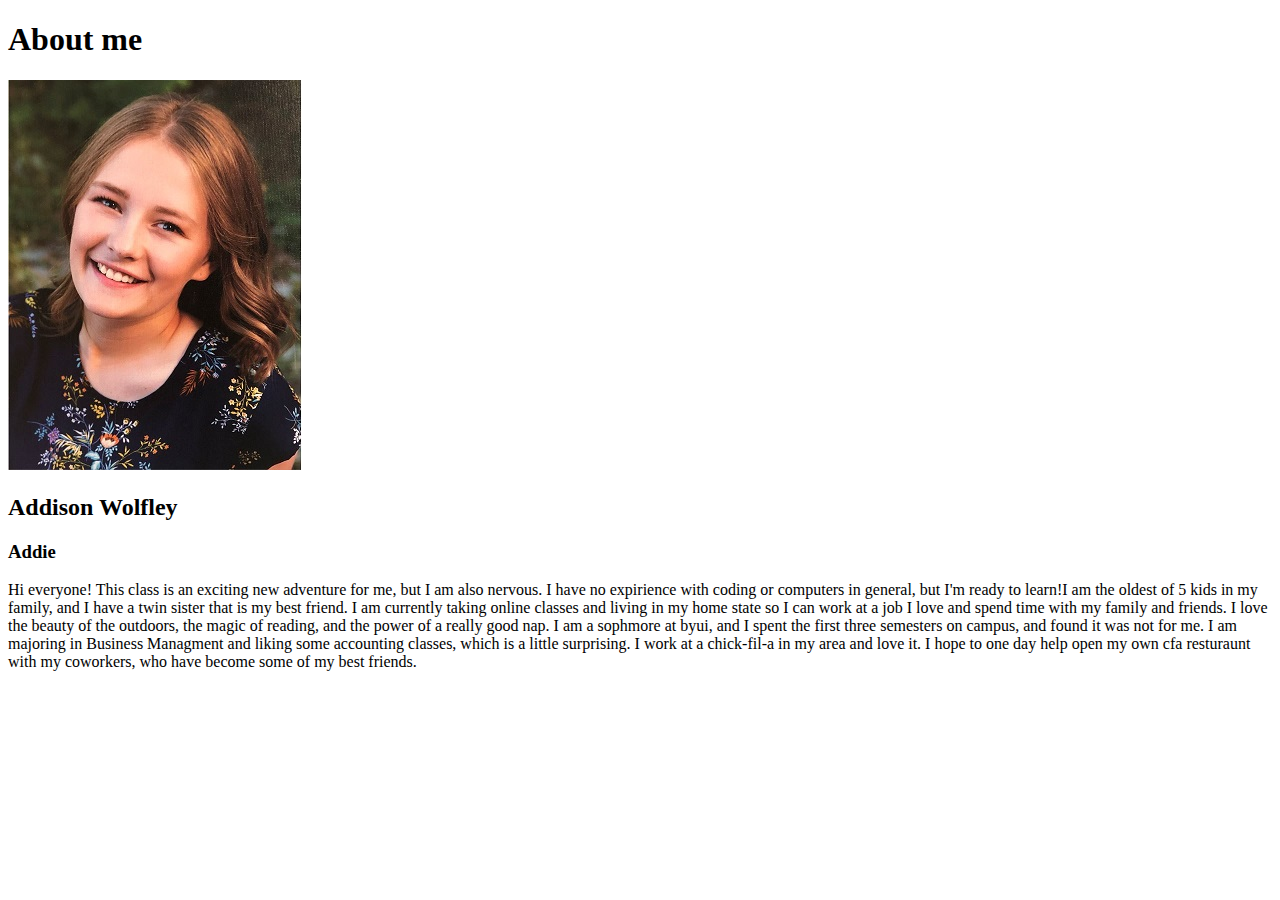
<file: aboutme/index.html>
<!DOCTYPE html>
<html lang="en">

<head>
    <meta charset="UTF-8">
    <meta http-equiv="X-UA-Compatible" content="IE=edge">
    <meta name="viewport" content="width=device-width, initial-scale=1.0">
    <title>All About Me</title>
</head>

<body> 
 
    <h1>About me</h1>
    <img alt="Image of me" src="images/Capture.JPG">
    
    <h2>Addison Wolfley</h2>
    <h3>Addie</h3>
    <p1>Hi everyone! This class is an exciting new adventure for me, but I am also nervous. I have no expirience with coding or computers in general,
        but I'm ready to learn!I am the oldest of 5 kids in my family, and I have a twin sister that is my best friend. I am currently taking online
        classes and living in my home state so I can work at a job I love and spend time with my family and friends. I love the beauty of the outdoors, 
        the magic of reading, and the power of a really good nap.</p1>
    
 </bodyp1>  
 <bodyp2>I am a sophmore at byui, and I spent the first three semesters on campus, and 
    found it was not for me. I am majoring in Business Managment and liking some accounting 
    classes, which is a little surprising. I work at a chick-fil-a in my area and love it. 
    I hope to one day help open my own cfa resturaunt with my coworkers, who have become 
    some of my best friends.</bodyp2>  

</body>



</html>
</file>
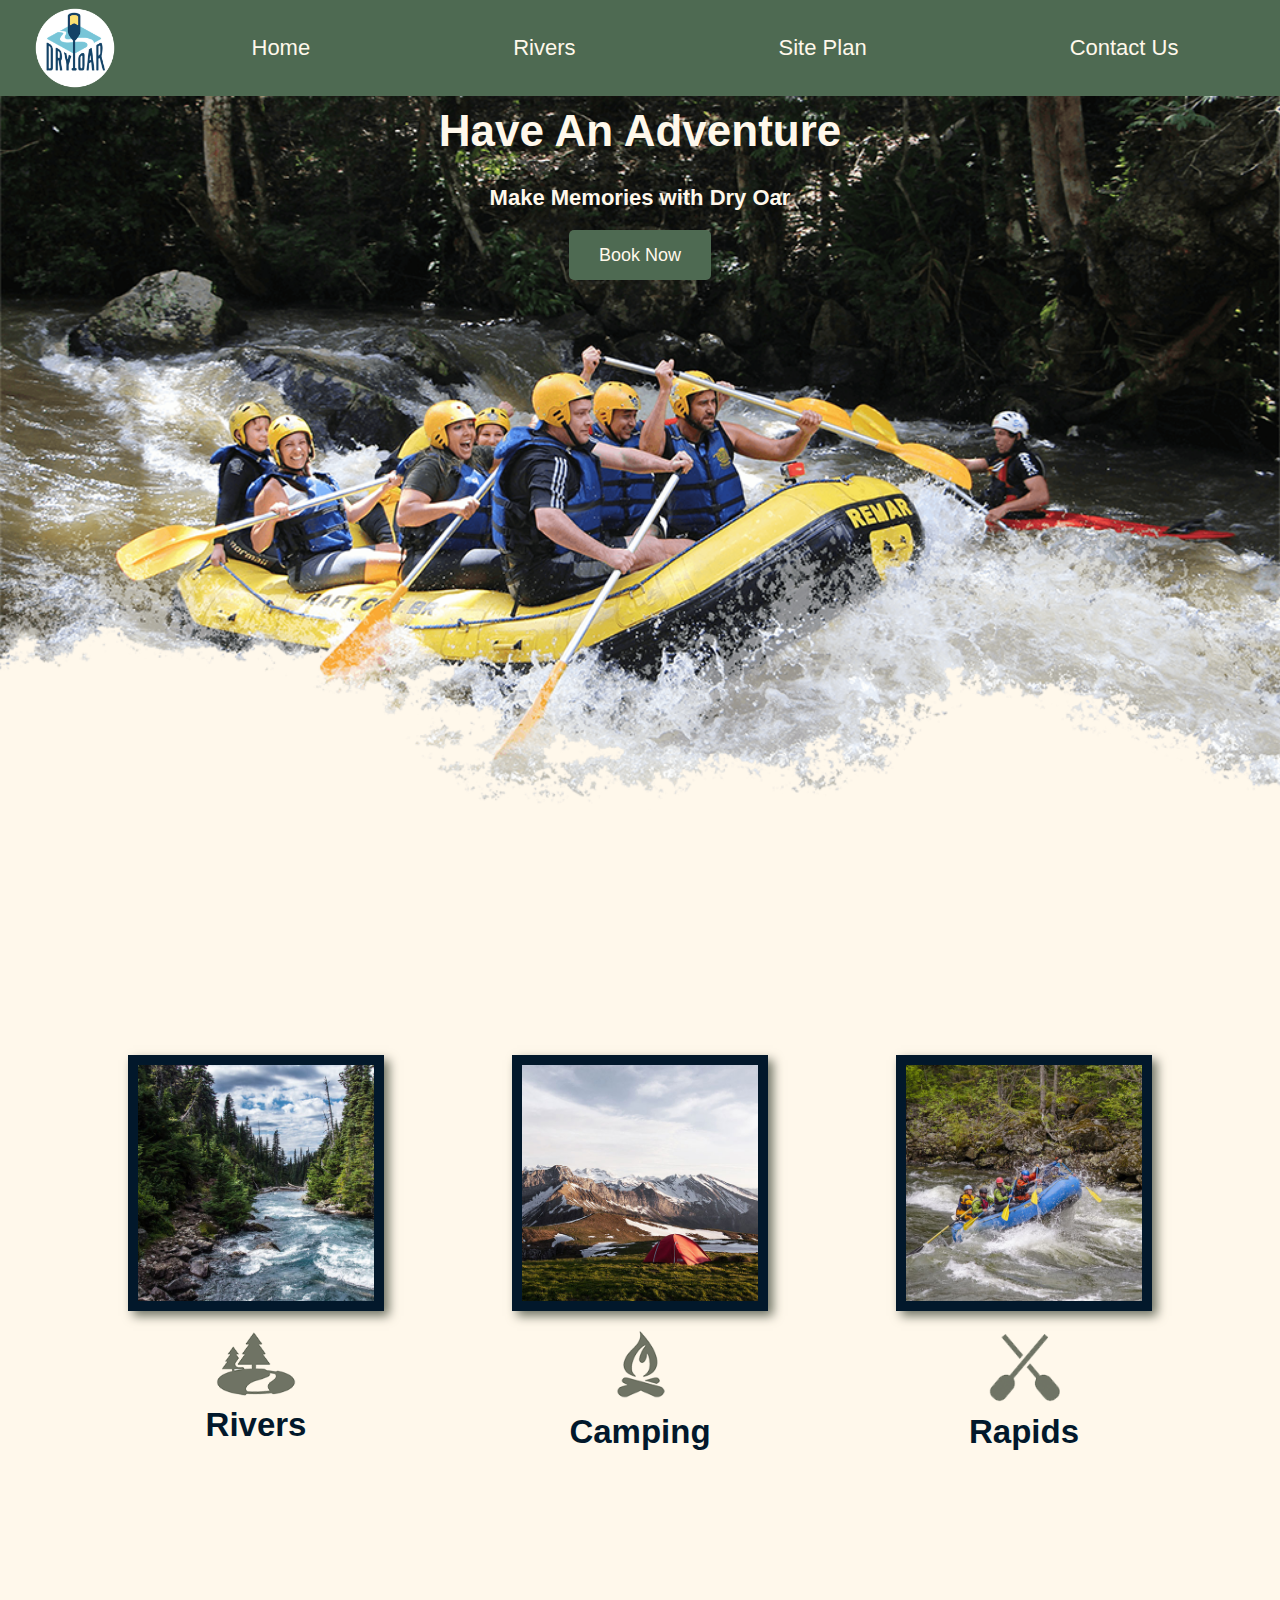
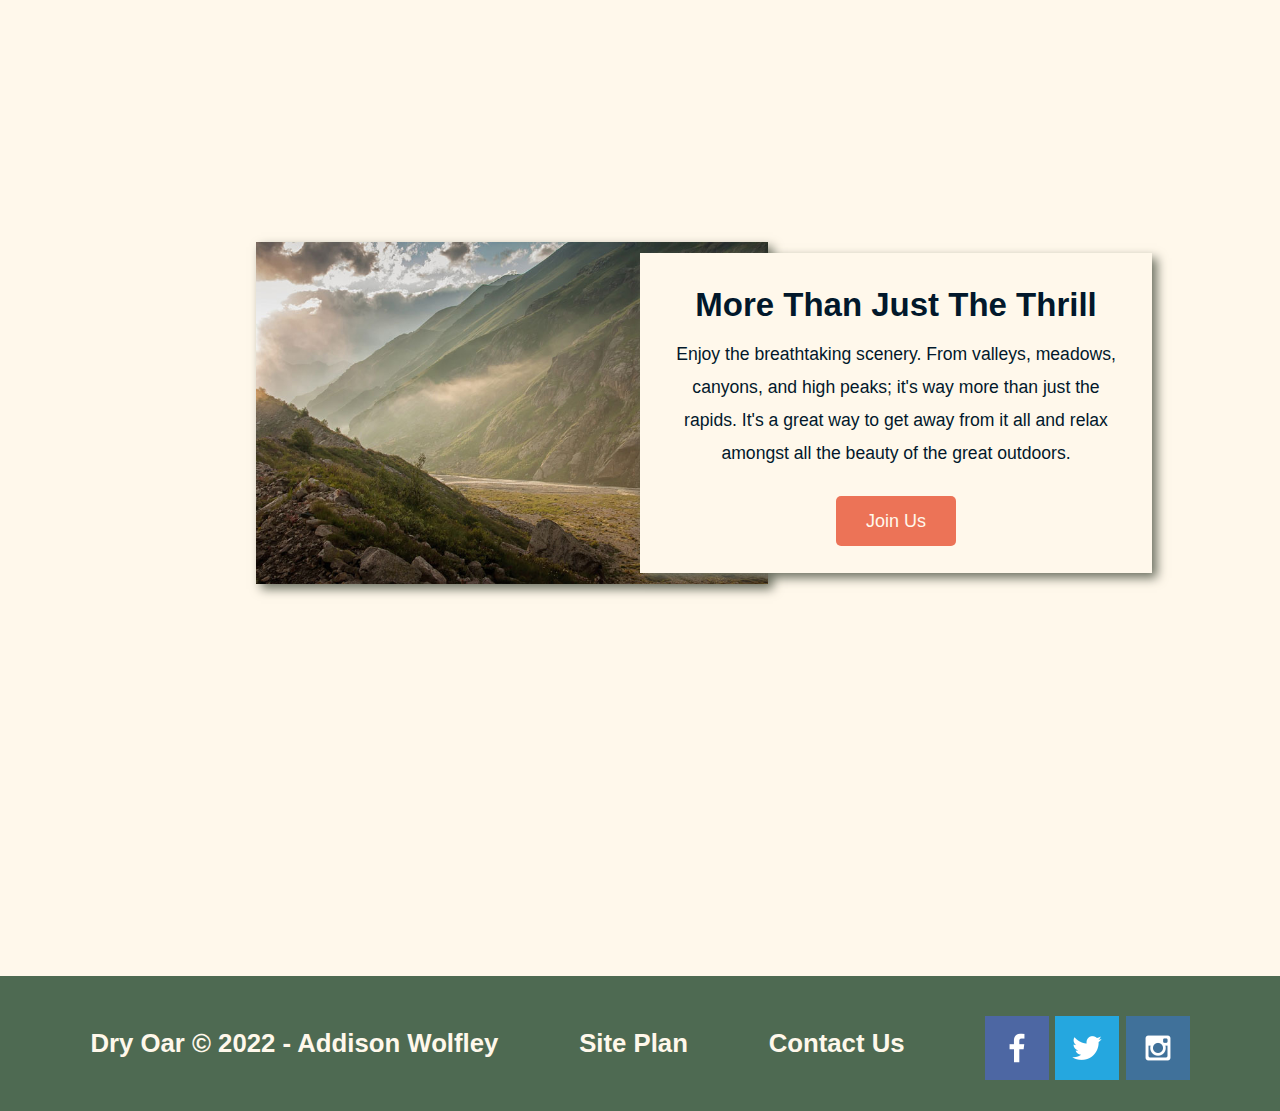
<file: wwr/index.html>
<!DOCTYPE html>
<html lang="en">
<head>
    <meta charset="UTF-8">
    <meta http-equiv="X-UA-Compatible" content="IE=edge">
    <meta name="viewport" content="width=device-width, initial-scale=1.0">
<title>Whitewater Rafting Vacations | Dry Oar Boating | Home</title>
<link rel="stylesheet" href="styles/style.css">
</head>
<body><div id="content">
<header>
 <a id="logo_link" href="index.html">
<img class="logo" src="images/wwrlogo.png" alt="Dry Oar Logo">
</a>
<nav>
    <a href="index.html">Home</a>
    <a href="rivers.html">Rivers</a>
    <a href="site-plan-rafting.html">Site Plan</a>
    <a href="contactus.html">Contact Us</a>
    </nav>
</header>
<div id="hero">
    <div id="hero-box">
        <img id="hero-img" src="images/wddhero.png" alt="People enjoying white water rafting">
    </div>
    <section id="hero-msg">
        <h1 class="home-title">Have An Adventure</h1>
        <h4>Make Memories with Dry Oar </h4>
        <div class='button-box'>
            <a class='book' href="rates.html">Book Now</a>
        </div>
    </section>
</div>
    <main class="home-grid">
        <section class="rivers-card">
            <img class="card-img" src="images/wddrivers.jpg" alt="river in forest">
            <img class="icon" src="images/wddriver_icon.png" alt="river icon">
            <h2>Rivers</h2>
        </section>
        <section class="camping-card">
            <img class="card-img" src="images/wddcamping.jpg" alt="tent in mountains">
            <img class="icon" src="images/wddfire_icon.png" alt="fire icon">
            <h2>Camping</h2>
        </section>
        <section class="rapids-card">
            <img class="card-img" src="images/wddrapids.jpg" alt="rafting boat">
            <img class="icon" src="images/wddoars.png" alt="oars icon">
            <h2>Rapids</h2>
        </section>
        <div id="background"></div> 
        <img class="mountains" src="images/wddmountains.jpg" alt="Misty mountains">
        <section class="msg">
            <h2>More Than Just The Thrill</h2>
            <p>Enjoy the breathtaking scenery. From valleys, meadows, canyons, and high peaks; it's way more than just the rapids. It's a great way to get away from it all and relax amongst all the beauty of the great outdoors. </p>
            <a class='join' href="rivers.html">Join Us</a>
        </section>
    </main>
<footer>
    <h3>Dry Oar &copy; 2022 - Addison Wolfley</h3>
    <h3><a href="site-plan-rafting.html">Site Plan</a></h3>
    <h3><a href="contactus.html">Contact Us</a></h3>
    <div class="social">
        <a href="https://facebook.com" target="_blank">
            <img src="images/wddfacebook.png" alt="fb icon">
        </a>
        <a href="https://twitter.com" target="_blank">
            <img src="images/wddtwitter.png" alt="twitter icon">
        </a>
        <a href="https://instagram.com" target="_blank">
            <img src="images/wddinstagram.png" alt="instagram icon">
        </a>
    </div>
</footer>
</div>    
</body>
</html>
</file>
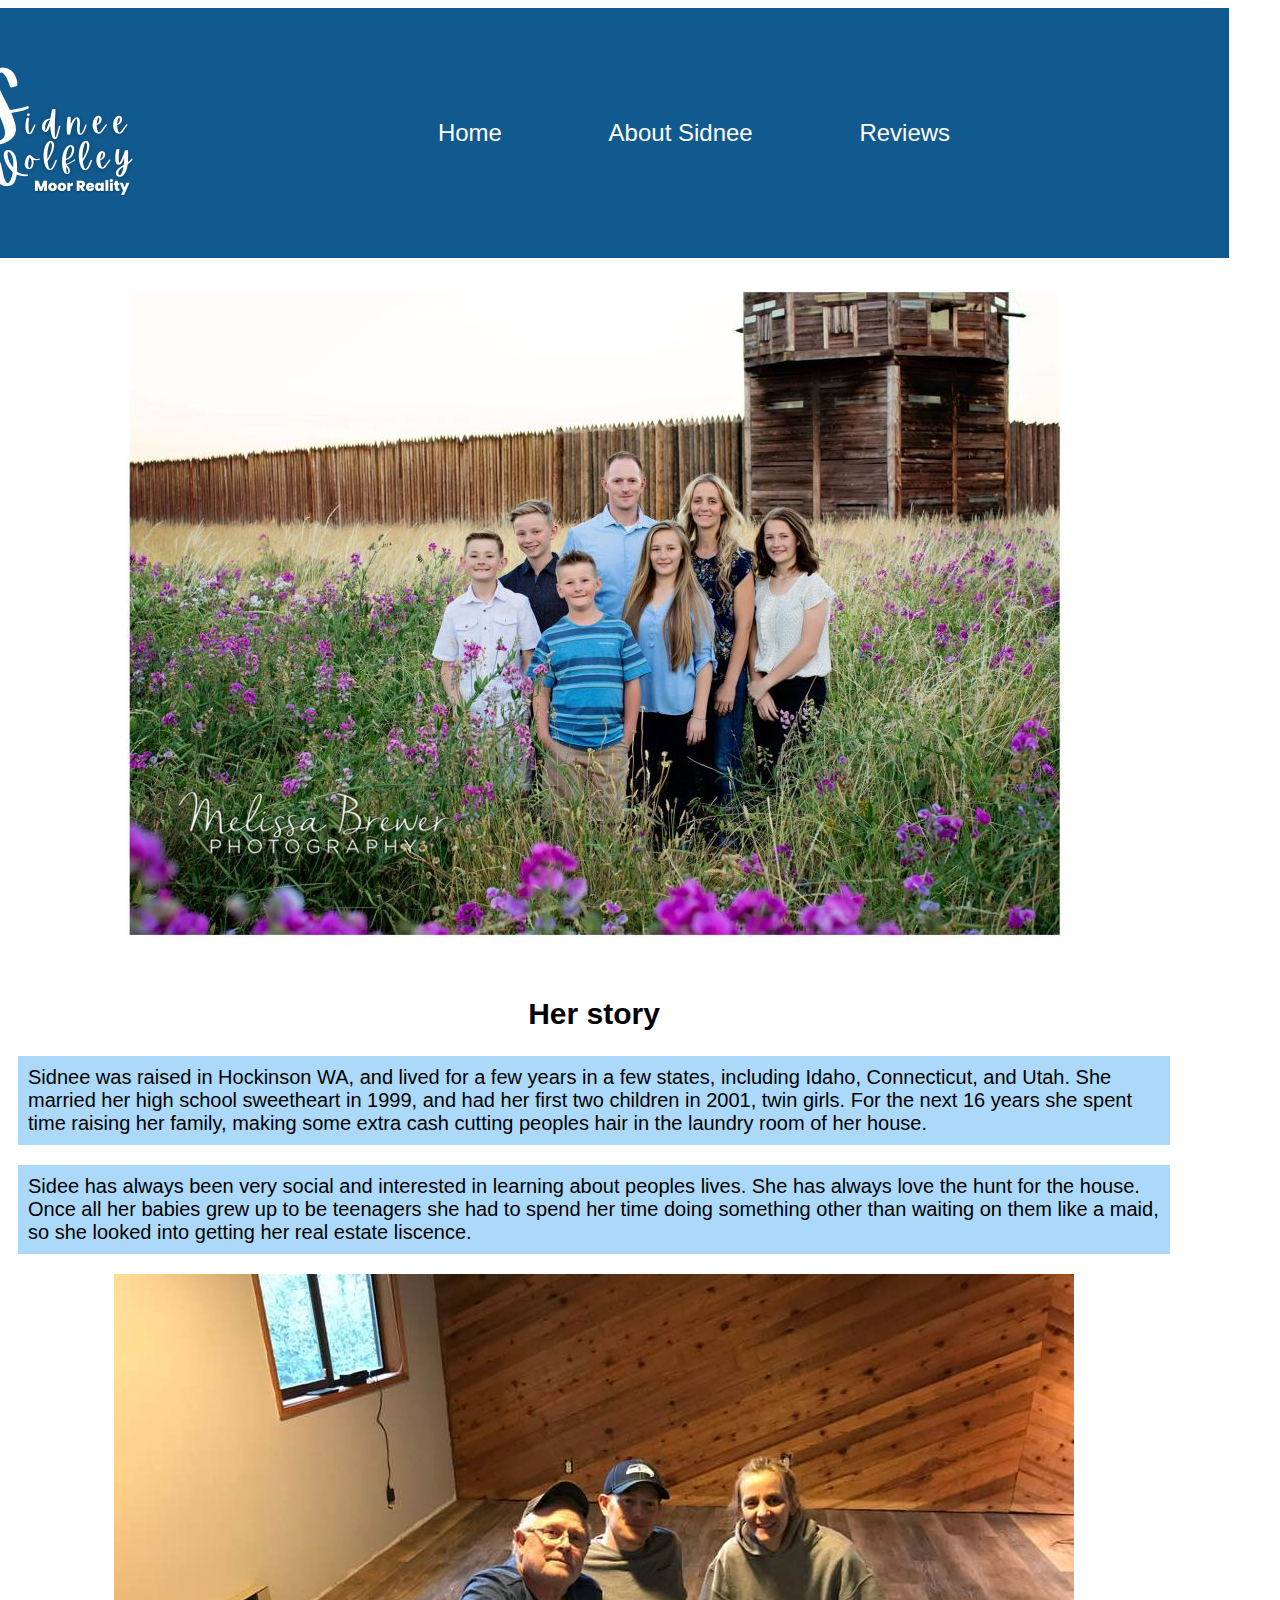
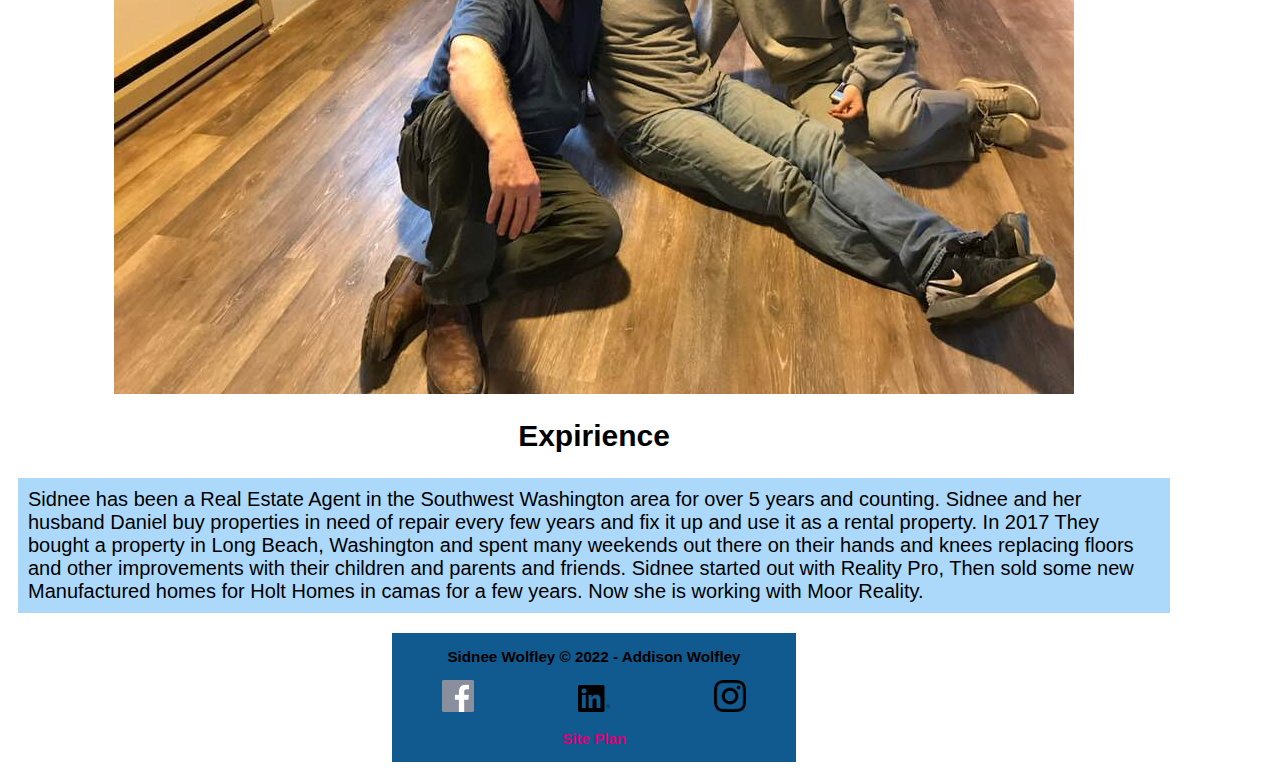
<file: homes/homesp2.html>
<!DOCTYPE html>
<html lang="en">
<head>
    <meta charset="UTF-8">
    <meta http-equiv="X-UA-Compatible" content="IE=edge">
    <meta name="viewport" content="width=device-width, initial-scale=1.0">
    <title>About Page</title>
    <link rel="stylesheet" href="styles/style.css">
</head>
<header>
    <img src="images/sid-logo.png" alt="Logo image"
    width="250"
    height="250">
    <nav>
       <a href="homes.html">Home</a>
        <a href="homesp2.html">About Sidnee</a>
        <a href="homesp3.html">Reviews</a>
    </nav>
</header>
<body>
    <main class="life">
        <img src="images/homes.family.jpg" alt="sid family">
<h2>Her story</h2>
<p>Sidnee was raised in Hockinson WA, and lived for a few years in a few states, including Idaho, Connecticut, and Utah. She married her high school sweetheart in 1999, and had her first two children in 2001, twin girls. For the next 16 years she spent time raising her family, making some extra cash cutting peoples hair in the laundry room of her house.</p>
<p>Sidee has always been very social and interested in learning about peoples lives. She has always love the hunt for the house. Once all her babies grew up to be teenagers she had to spend her time doing something other than waiting on them like a maid, so she looked into getting her real estate liscence.</p>
<img src="images/homes.floors.jpg" alt="house reno">
<h2>Expirience</h2>
<p>Sidnee has been a Real Estate Agent in the Southwest Washington area for over 5 years and counting. Sidnee and her husband Daniel buy properties in need of repair every few years and fix it up and use it as a rental property. In 2017 They bought a property in Long Beach, Washington and spent many weekends out there on their hands and knees replacing floors and other improvements with their children and parents and friends. 
 Sidnee started out with Reality Pro, Then sold some new Manufactured homes for Holt Homes in camas for a few years. Now she is working with Moor Reality.</p>
    </main>
<footer>
    <h3>Sidnee Wolfley &copy; 2022 - Addison Wolfley</h3>
    <div class="social">
        <a href="https://facebook.com/RealEstatewithSidnee/" target="_blank">
            <img src="images/sidfacebook.png" alt="fb icon">
        </a>
        <a href="https://www.linkedin.com/in/sidnee-wolfley-722685a4/" target="_blank">
            <img src="images/sidlinkedin.png" alt="twitter icon">
        </a>
        <a href="https://www.instagram.com/sidwolfley/" target="_blank">
            <img src="images/sidinstagram.png" alt="instagram icon">
        </a>
    </div>
    <h3><a href="site-plan.html">Site Plan</a></h3>
</footer>
</body>
</html>
</file>
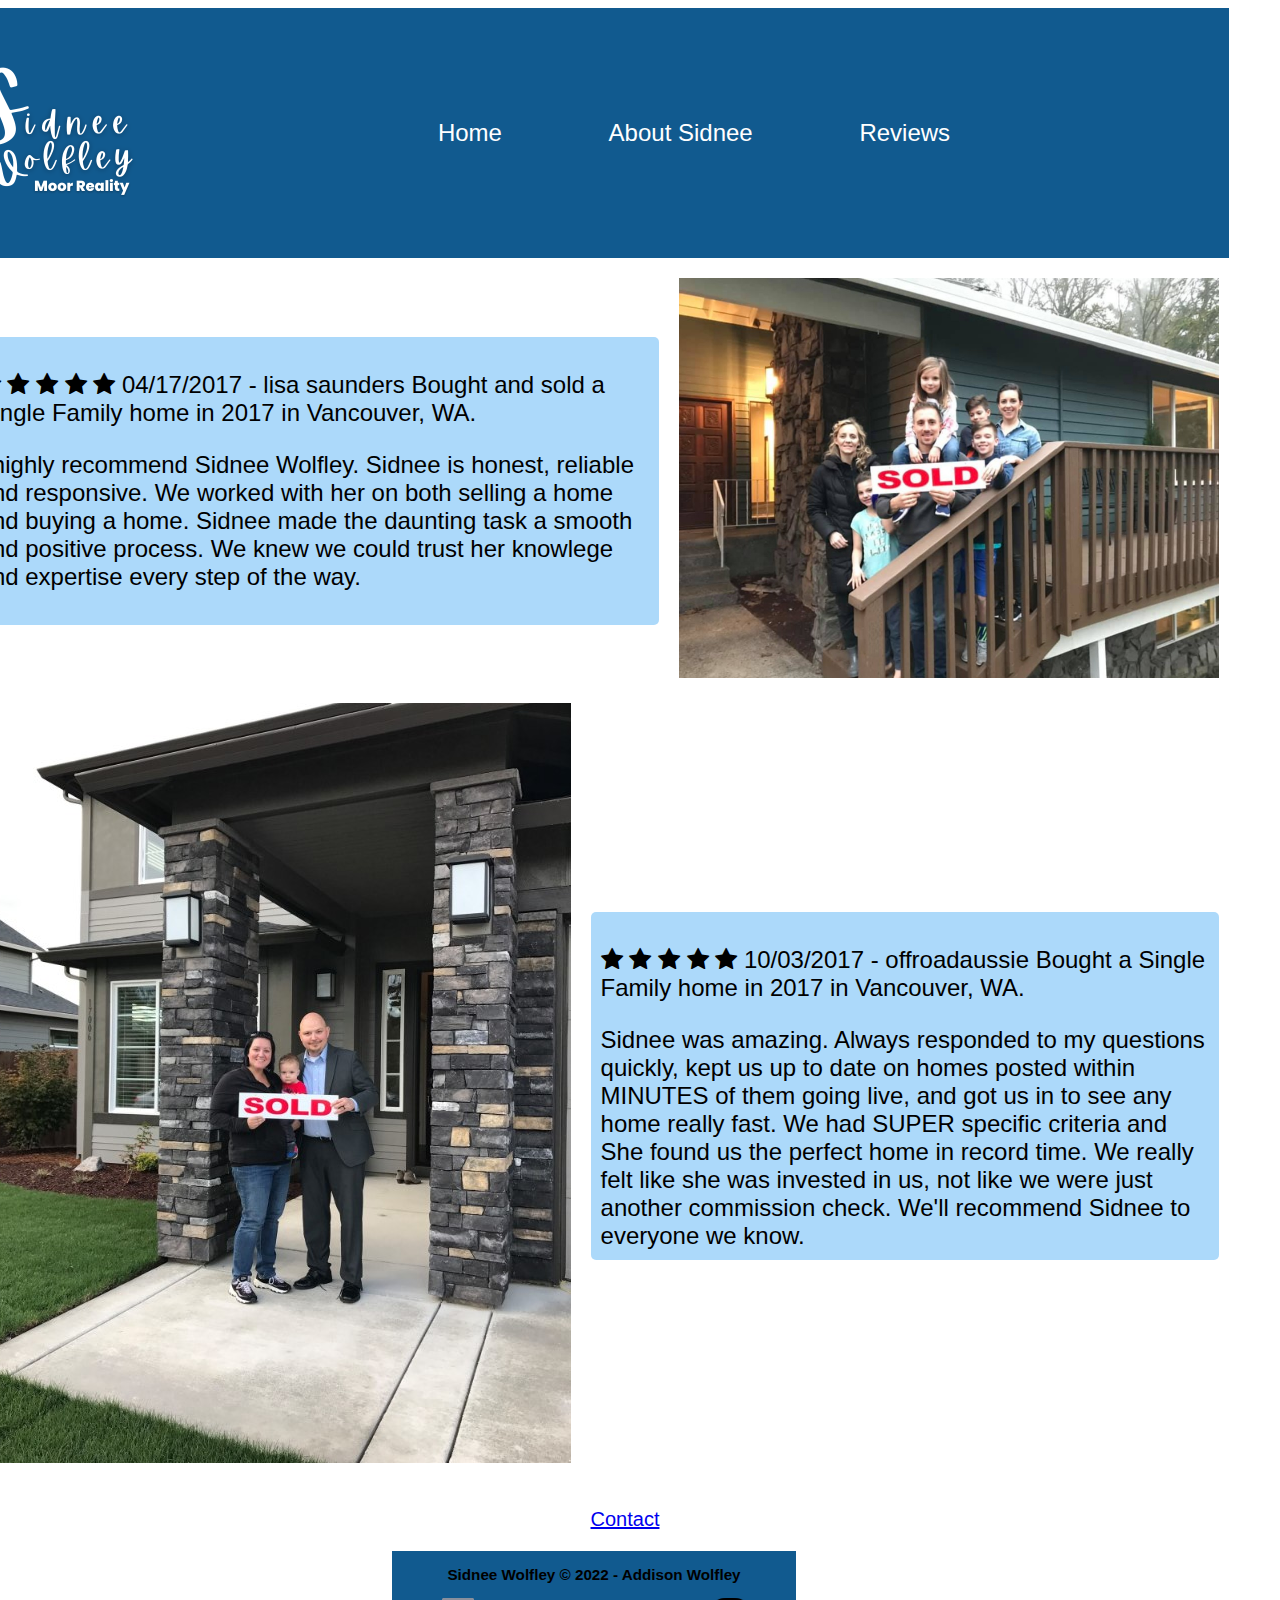
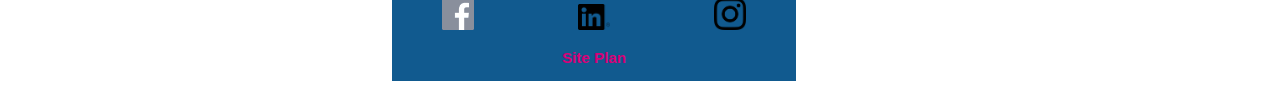
<file: homes/homesp3.html>
<!DOCTYPE html>
<html lang="en">
<head>
    <meta charset="UTF-8">
    <meta http-equiv="X-UA-Compatible" content="IE=edge">
    <meta name="viewport" content="width=device-width, initial-scale=1.0">
    <title>Document</title>
    <link rel="stylesheet" href="styles/style.css">
</head>
<header>
    <img src="images/sid-logo.png" alt="Logo image"
    width="250"
    height="250">
    <nav>
       <a href="homes.html">Home</a>
        <a href="homesp2.html">About Sidnee</a>
        <a href="homesp3.html">Reviews</a>
    </nav>
</header>
<body>
    <main class="review-grid">
        <div class="megan">
            <img src="images/Screenshot 2022-06-29 104613.jpg" alt="Megan house sold" width="540">
        </div>
        <div class="quote-one">
            <p> <link rel="stylesheet" href="https://cdnjs.cloudflare.com/ajax/libs/font-awesome/4.7.0/css/font-awesome.min.css">

                <span class="fa fa-star checked"></span>
                <span class="fa fa-star checked"></span>
                <span class="fa fa-star checked"></span>
                <span class="fa fa-star checked"></span>
                <span class="fa fa-star checked"></span>
                04/17/2017 - lisa saunders
                Bought and sold a Single Family home in 2017 in Vancouver, WA.  
                <section>
                    I highly recommend Sidnee Wolfley.  Sidnee is honest, reliable and responsive.  We worked with her on both selling a home and buying a home.  Sidnee made the daunting task a smooth and positive process.  We knew we could trust her knowlege and expertise every step of the way.
                </section> 
            </p>
        </div>
        <div class="saunders">
            <img src="images/Screenshot 2022-06-29 104705.jpg" alt="Saunders House sold">
        </div>
        <div class="quote-two">
            <p>
                <link rel="stylesheet" href="https://cdnjs.cloudflare.com/ajax/libs/font-awesome/4.7.0/css/font-awesome.min.css">

                <span class="fa fa-star checked"></span>
                <span class="fa fa-star checked"></span>
                <span class="fa fa-star checked"></span>
                <span class="fa fa-star checked"></span>
                <span class="fa fa-star checked"></span>
                10/03/2017 - offroadaussie Bought a Single Family home in 2017 in Vancouver, WA.
                <section> 
                Sidnee was amazing. Always responded to my questions quickly, kept us up to date on homes posted within MINUTES of them going live, and got us in to see any home really fast. We had SUPER specific criteria and She found us the perfect home in record time. We really felt like she was invested in us, not like we were just another commission check. We'll recommend Sidnee to everyone we know.
        </section>
    </div>
        <div class="contact">
            <a href="https://forms.gle/VFWspx7GvZZpcUxV8">Contact</a>
        </div>
 </main>

<footer>
    <h3>Sidnee Wolfley &copy; 2022 - Addison Wolfley</h3>
    <div class="social">
        <a href="https://facebook.com/RealEstatewithSidnee/" target="_blank">
            <img src="images/sidfacebook.png" alt="fb icon">
        </a>
        <a href="https://www.linkedin.com/in/sidnee-wolfley-722685a4/" target="_blank">
            <img src="images/sidlinkedin.png" alt="twitter icon">
        </a>
        <a href="https://www.instagram.com/sidwolfley/" target="_blank">
            <img src="images/sidinstagram.png" alt="instagram icon">
        </a>
    </div>
    <h3><a href="site-plan.html">Site Plan</a></h3>
</footer>
</body>
</html>
</file>
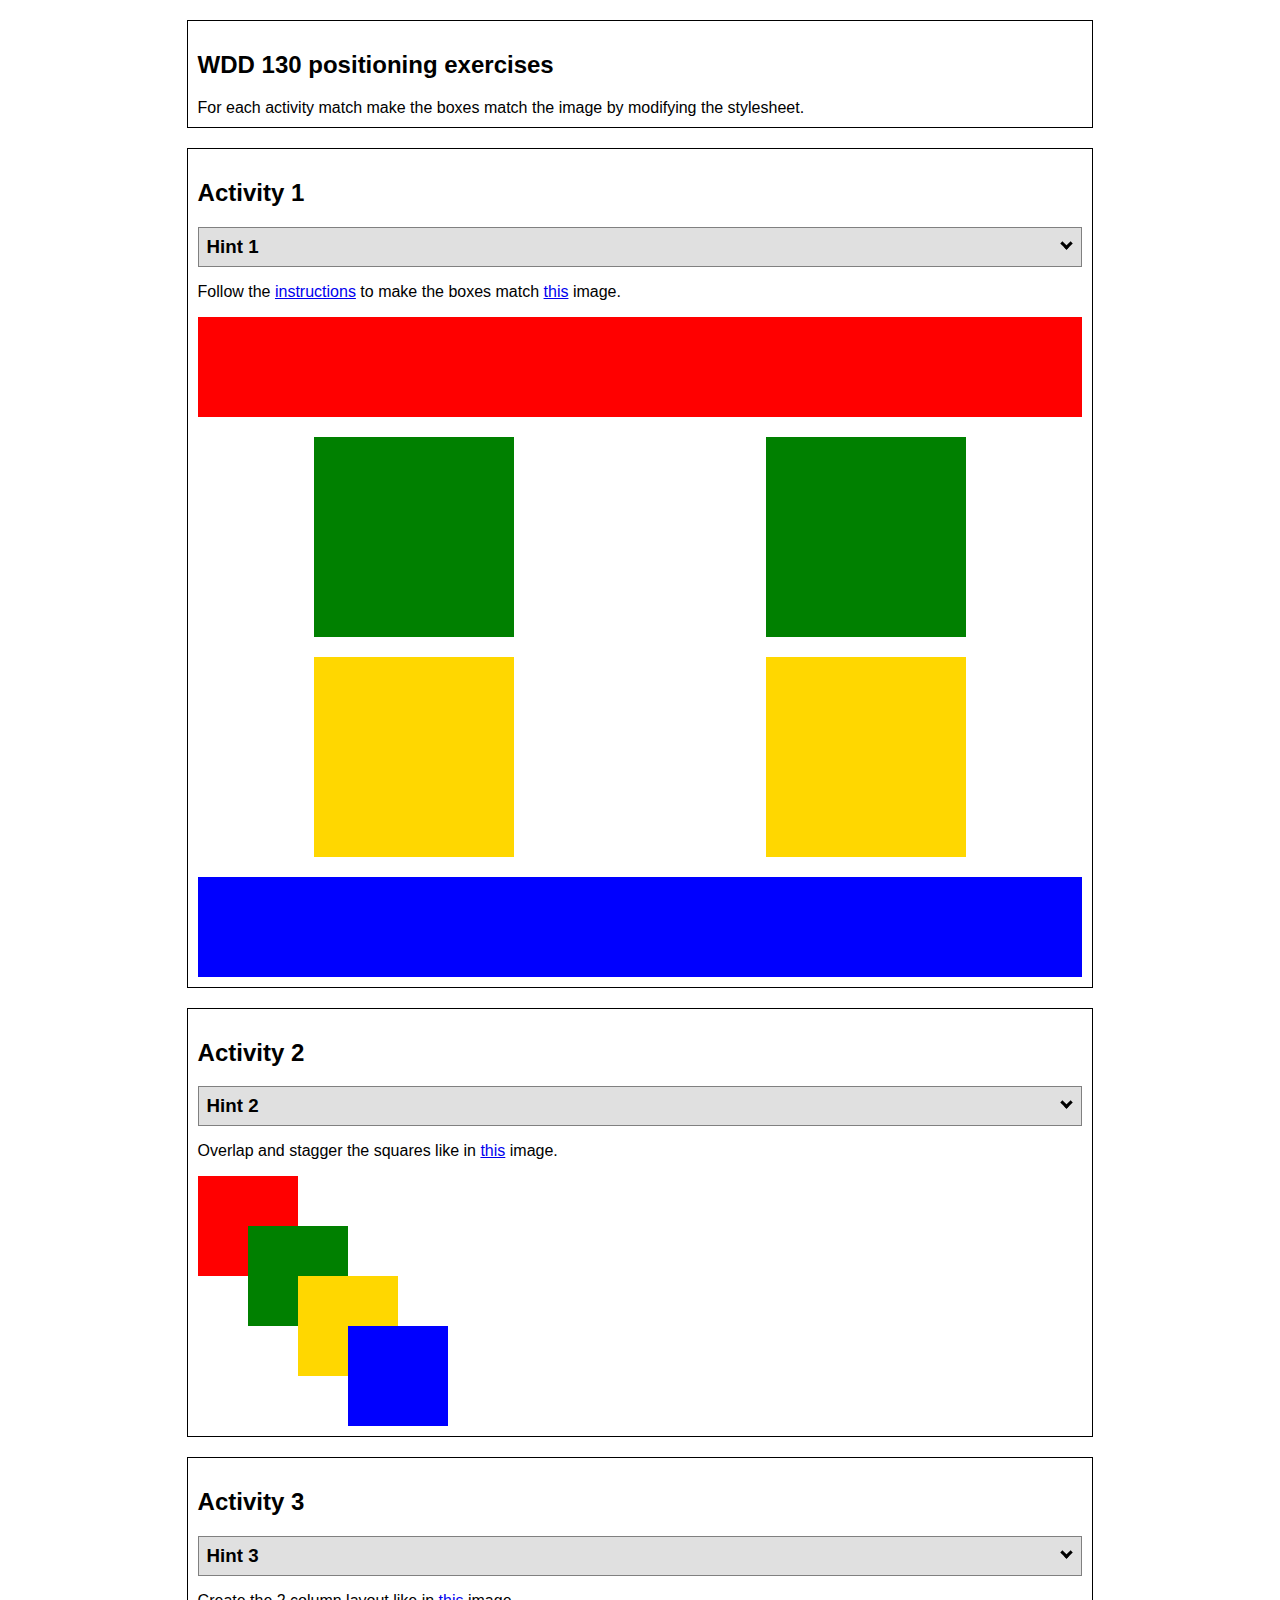
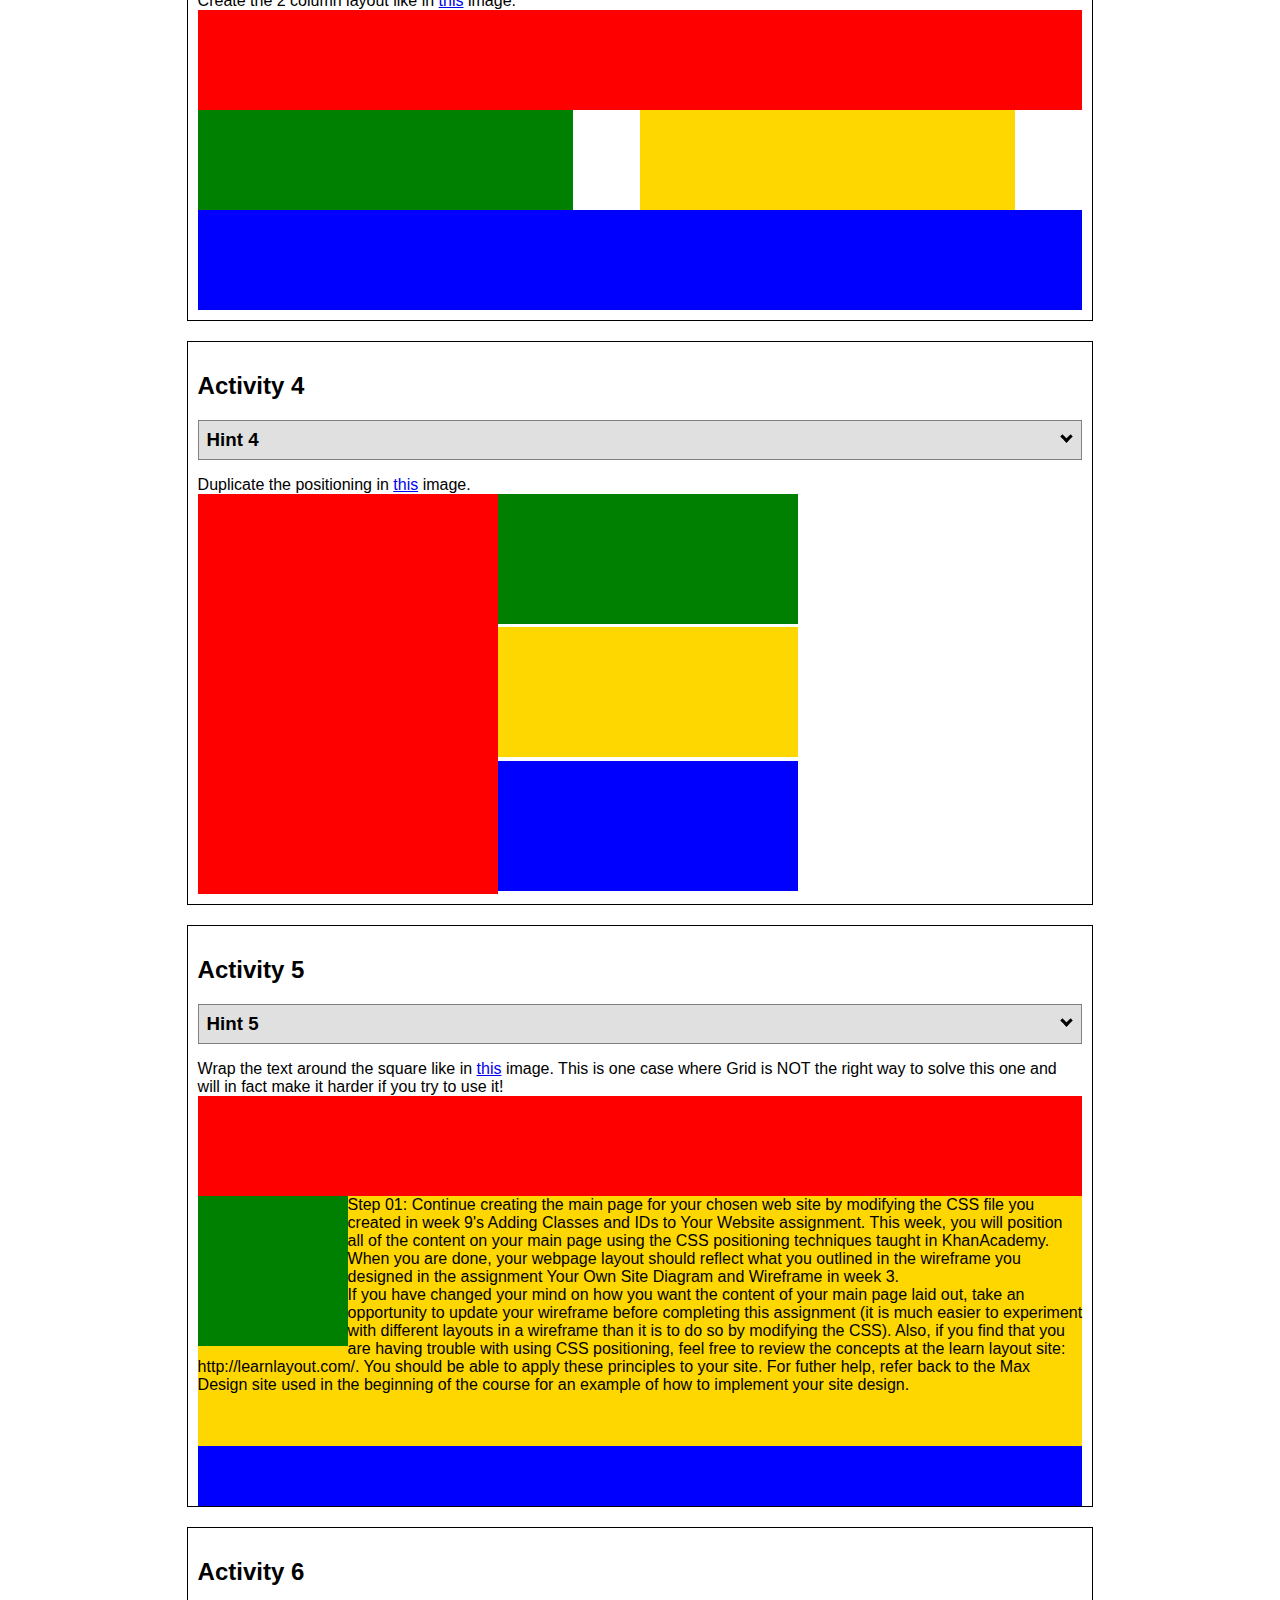
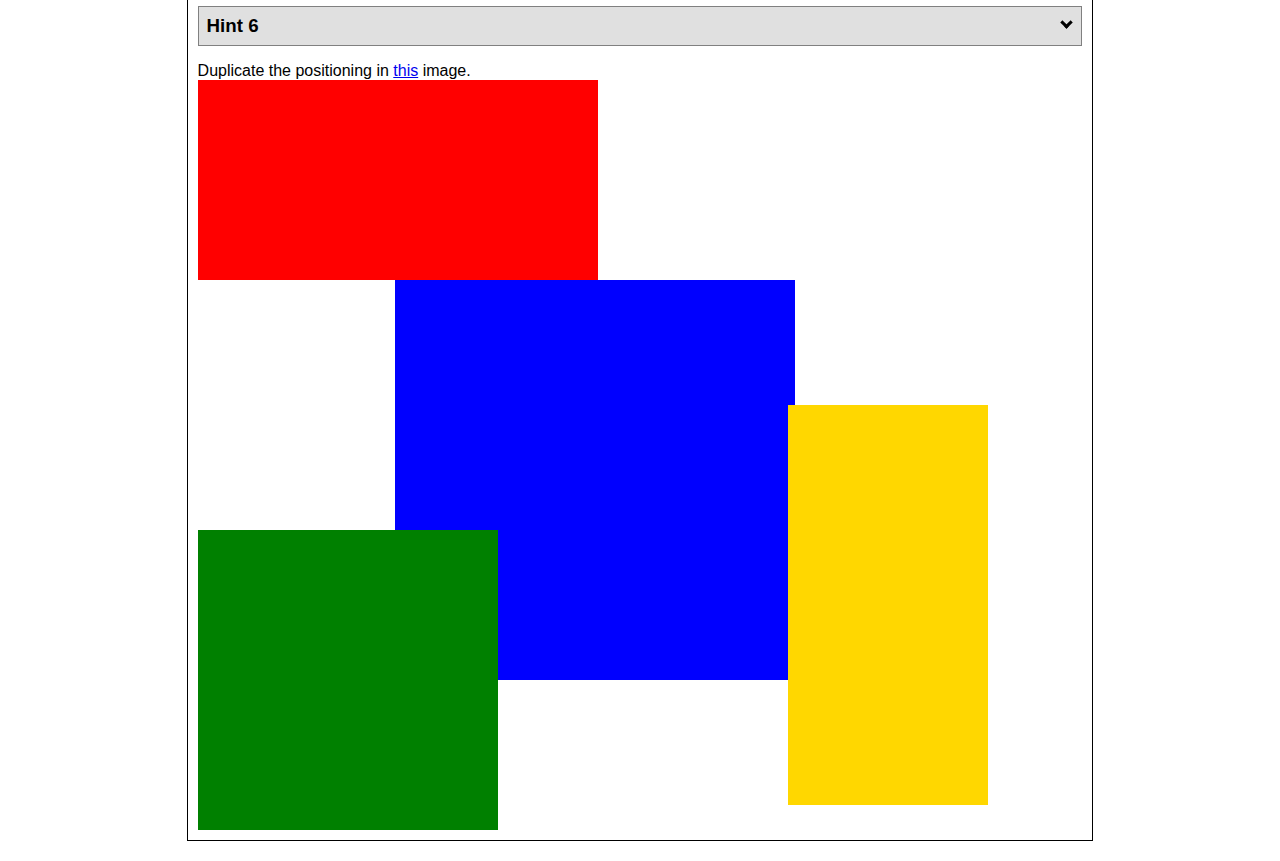
<file: W06/positioning.html>
<!DOCTYPE html>
<html lang="en">
  <head>
    <!-- HTML - Name: positioning.html   -->
    <title>Positioning Activity</title>
    <link rel="stylesheet" type="text/css" href="positionstyles.css" />
  </head>
  <body>
    <div class="activity">
      <h2>WDD 130 positioning exercises</h2>
      For each activity match make the boxes match the image by modifying the stylesheet.</div>
    <div class="activity">
      <h2>Activity 1</h2>
      <section class="hint"><input type="checkbox" ><i></i> <h3>Hint 1</h3><div><p>Check out the <a href="https://byui-wdd.github.io/wdd130/activities/w06-css-positioning.html" target="_blank">activity instructions</a> in Ilearn!</p></div></section>
      <p>Follow the <a href="https://byui-wdd.github.io/wdd130/activities/w06-css-positioning.html" target="_blank">instructions</a> to make the boxes match  <a href="https://byui-wdd.github.io/wdd130/images/example1.png" target="_blank">this</a> image.</p>
      <div class="content1" >
        <div class="red1" ></div>
        <div class="green1" ></div>
        <div class="green1" ></div>
        <div class="yellow1"></div>
        <div class="yellow1"></div>
        <div class="blue1"></div>
      </div>
    </div>
    <div class="activity">
      <h2>Activity 2</h2>
      <section class="hint"><input type="checkbox" > <h3>Hint 2</h3><i></i><div><p>Remember that the best way to shift elements around slightly on the page is with Margins.  You could also use Grid.  Either would work for this. If you choose margin, you can use a <em>negative</em> margin. (ie margin-top: -20px;)</p><h4>Properties used:</h4><ul><li>margin-top, margin-left</li><li>...or...</li><li>grid-template-columns: 50px 50px 50px 50px 50px </li></ul></div></section>
      <p>Overlap and stagger the squares like in <a href="https://byui-wdd.github.io/wdd130/images/example2.png" target="_blank">this</a> image.</p>
      <div class="content2" >
        <div class="red2" ></div>
        <div class="green2" ></div>
        <div class="yellow2"></div>
        <div class="blue2"></div>
      </div>
    </div>
    <div class="activity">
      <h2>Activity 3</h2>
      <section class="hint"><input type="checkbox" > <h3>Hint 3</h3><i></i><div><p>This one is going to be best solved with CSS Grid. Remember to make the boxes the right width first...then start moving them around. </p><h4>Properties used:</h4><ul><li>display:grid;</li><li>grid-template-columns:</li><li>grid-column-gap:</li>
        <li>grid-column:</li>  </ul></div></section>
      Create the 2 column layout like in <a href="https://byui-wdd.github.io/wdd130/images/example3.png" target="_blank">this</a>  image.
      <div class="content3" >
        <div class="red3" ></div>
        <div class="green3" ></div>
        <div class="yellow3"></div>
        <div class="blue3"></div>
      </div>
    </div>
    <div class="activity">
      <h2>Activity 4</h2>
      <section class="hint"><input type="checkbox" > <h3>Hint 4</h3><i></i><div><p>For the others we have been primarily concerned with width. For this one you will need to adjust height as well. </p><h4>Properties used:</h4><ul><li>display:grid;</li><li>grid-template-columns:</li><li>grid-row:</li></ul></div></section>
      Duplicate the positioning in <a href="https://byui-wdd.github.io/wdd130/images/example4.png" target="_blank">this</a> image. 
      <div class="content4" >
        <div class="red4" ></div>
        <div class="green4" ></div>
        <div class="yellow4"></div>
        <div class="blue4"></div>
      </div>
    </div>

    <div class="activity">
      <h2>Activity 5</h2>
      <section class="hint"><input type="checkbox" > <h3>Hint 5</h3><i></i><div><p>Grid is <strong>not</strong> the right way to do this.  In fact there is only one way to really do that...and that is with float. Remember that we float the thing we want the text to wrap around.  Also remember to start by making all the shapes the right size and shape.</p><h4>Properties used:</h4><ul><li>float: left;</li></ul></div></section>
      Wrap the text around the square like in <a href="https://byui-wdd.github.io/wdd130/images/example5.png" target="_blank">this</a> image. This is one case where Grid is NOT the right way to solve this one and will in fact make it harder if you try to use it!
      <div class="content5" >
        <div class="red5" ></div>
        <div class="green5" ></div>
        <div class="yellow5">Step 01: Continue creating the main page for your chosen web site by modifying the CSS file you created in week 9's Adding Classes and IDs to Your Website assignment. This week, you will position all of the content on your main page using the CSS positioning techniques taught in KhanAcademy. When you are done, your webpage layout should reflect what you outlined in the wireframe you designed in the assignment Your Own Site Diagram and Wireframe in week 3. <br />
          If you have changed your mind on how you want the content of your main page laid out, take an opportunity to update your wireframe before completing this assignment (it is much easier to experiment with different layouts in a wireframe than it is to do so by modifying the CSS). Also, if you find that you are having trouble with using CSS positioning, feel free to review the concepts at the learn layout site: http://learnlayout.com/. You should be able to apply these principles to your site. For futher help, refer back to the Max Design site used in the beginning of the course for an example of how to implement your site design.</div>
        <div class="blue5"></div>
      </div>
    </div>
    <div class="activity">
      <h2>Activity 6</h2>
      <section class="hint"><input type="checkbox" > <h3>Hint 6</h3><i></i><div><p>This one is all about visualizing the grid behind the layout. If you are having a hard time doing that first: all the sizes are even multiples of 100, and second here is another example with the lines drawn: <a href="https://byui-wdd.github.io/wdd130/images/example6-hint.png" target="_blank">example 6 with lines</a>. For this one you will find it easiest if you use px for the column width. You can also use <kbd>z-index</kbd> to control the element layering.    </p><h4>Properties used:</h4><ul><li>display:grid;</li><li>grid-template-columns:</li><li>grid-column:</li><li>grid-row:</li><li><a href="https://www.w3schools.com/cssref/pr_pos_z-index.asp" target="_blank">z-index:</a></li></ul></div></section>
      Duplicate the positioning in <a href="https://byui-wdd.github.io/wdd130/images/example6.png" target="_blank">this</a> image.
      <div class="content6" >
        <div class="red6" ></div>
        <div class="green6" ></div>
        <div class="yellow6"></div>
        <div class="blue6"></div>
      </div>
    </div>
  </body>
</html>
</file>
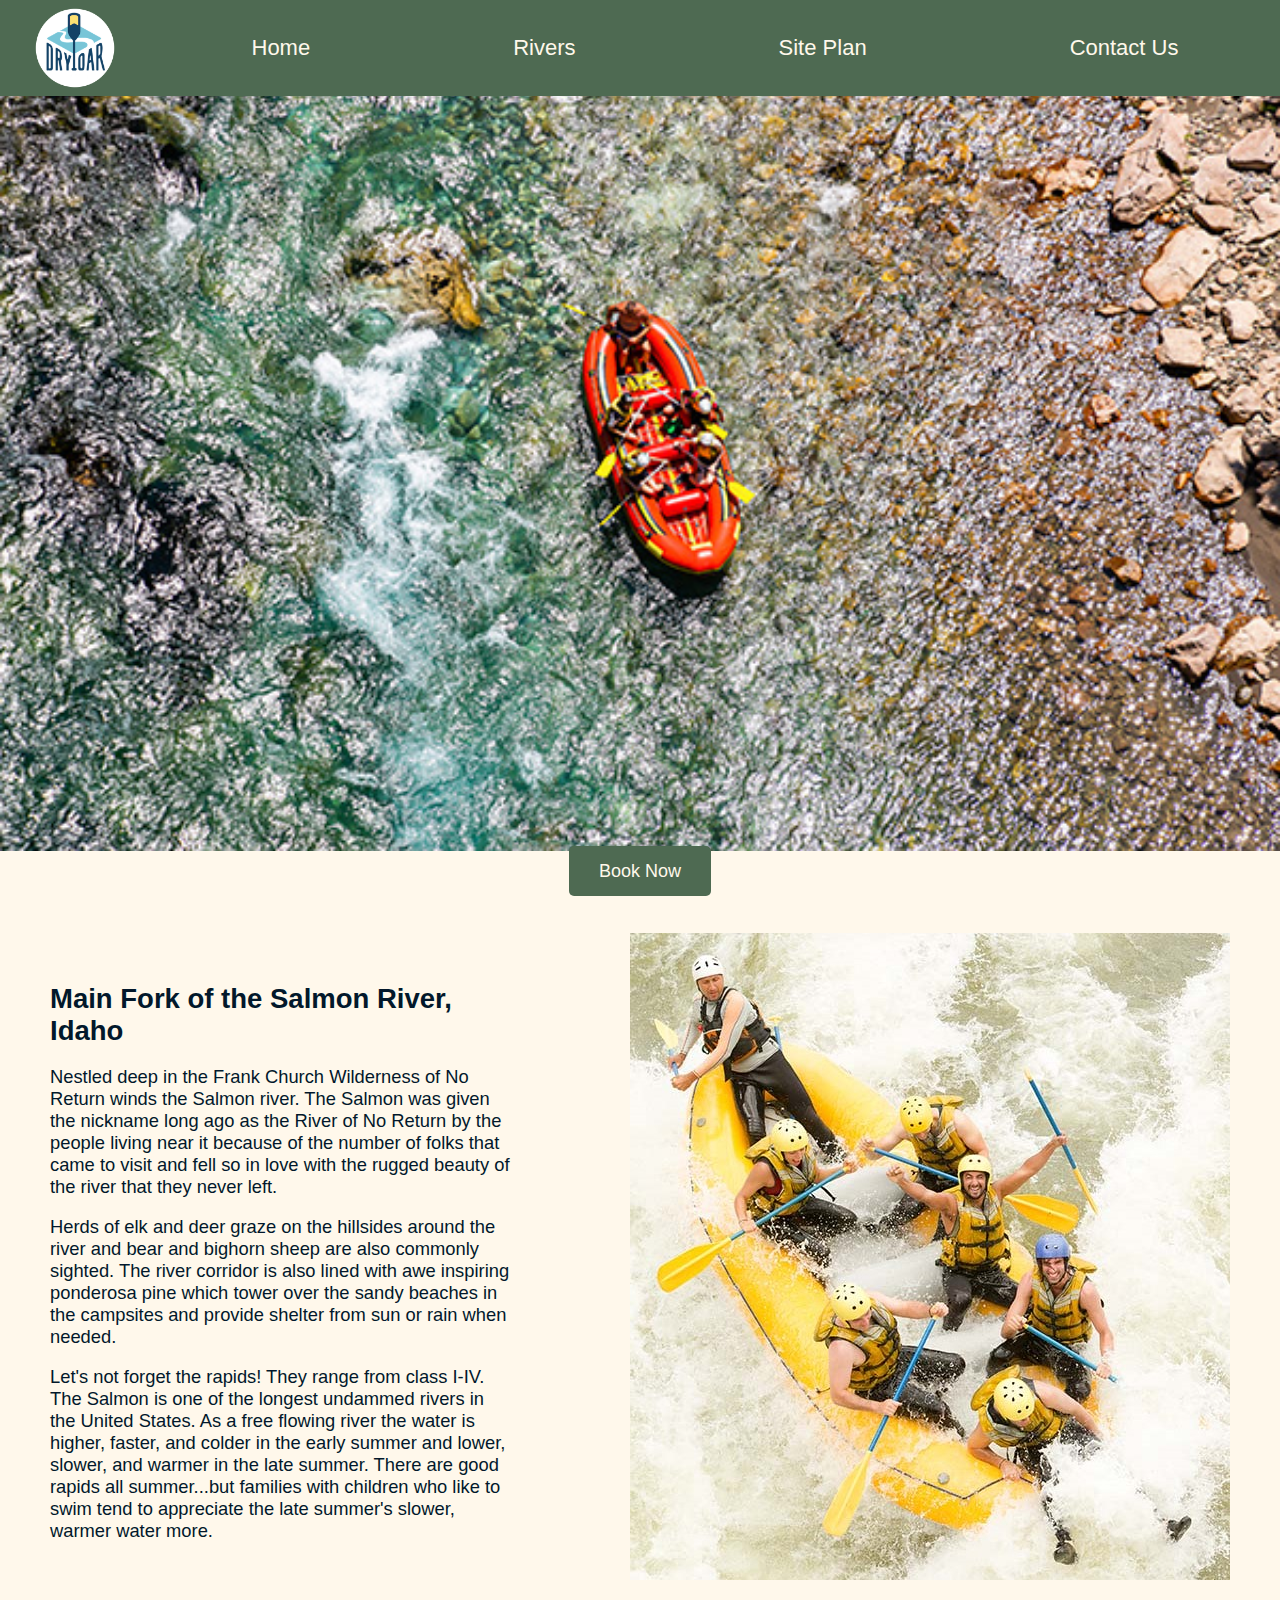
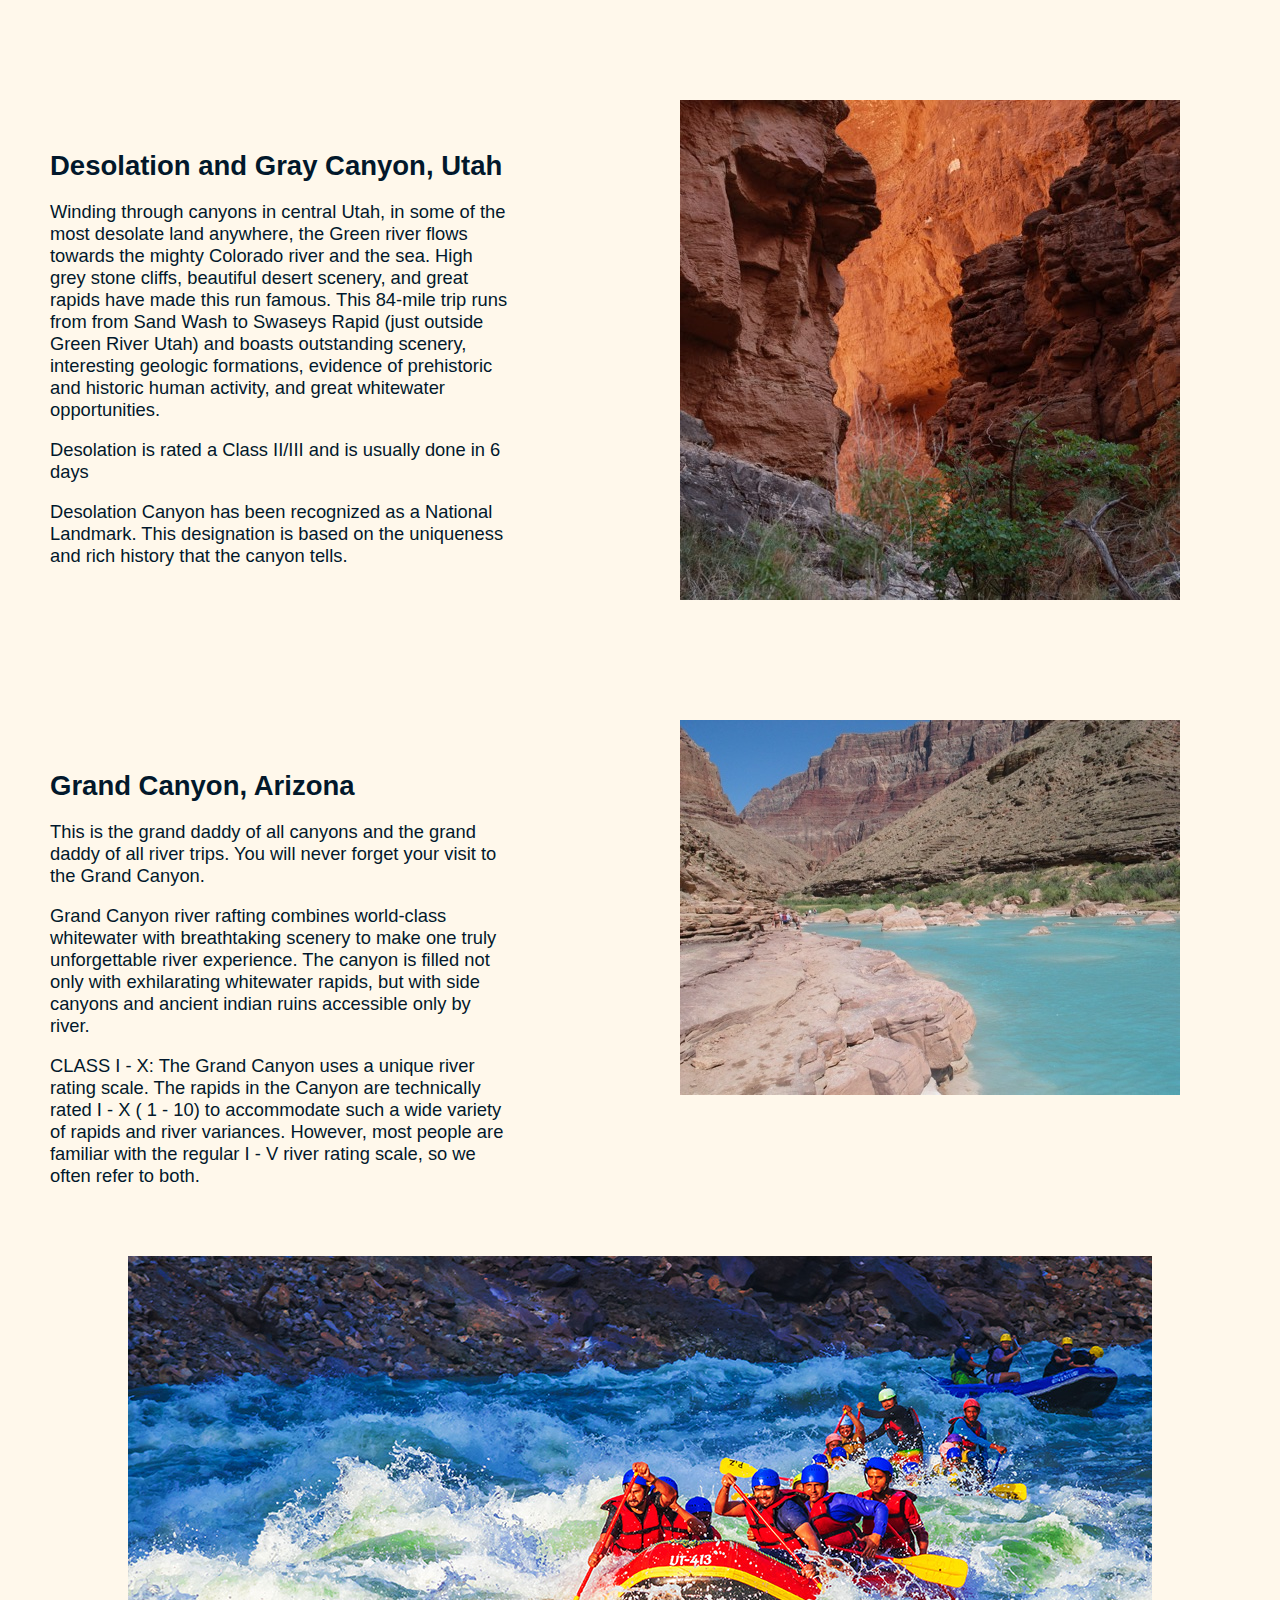
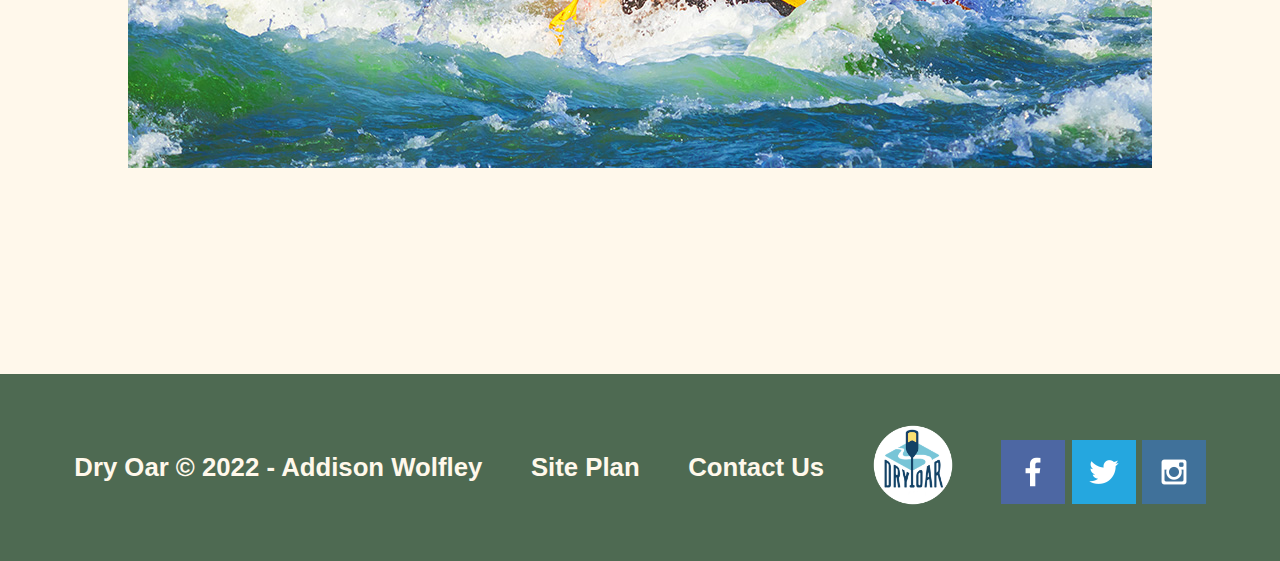
<file: wwr/rivers.html>
<!DOCTYPE html>
<html lang="en">

<head>
    <meta charset="UTF-8">
    <meta http-equiv="X-UA-Compatible" content="IE=edge">
    <meta name="viewport" content="width=device-width, initial-scale=1.0">
<title>Whitewater Rafting Vacations | Dry Oar Boating | Home</title>
<link rel="stylesheet" href="styles/style.css">
</head>

<body><div id="content">

    <header>
 <a id="logo_link" href="index.html">
<img class="logo" src="images/wwrlogo.png" alt="Dry Oar Logo">
</a>
<nav>
    <a href="index.html">Home</a>
    <a href="rivers.html">Rivers</a>
    <a href="site-plan-rafting.html">Site Plan</a>
    <a href="contactus.html">Contact Us</a>
    </nav>
</header>

<div id="hero">
    <div id="hero-box">
        <img id="hero-img" src="images/wdd.rafting6_600.jpg" alt="People white water rafting"></div>
</div>
    
<main class="info-page">
    <section>
        <div class='button-box'>
            <a class='book' href="rates.html">Book Now</a>
        </div>
    </section>
   <div class="info">
   
            <!-- idaho text-->
            <div class="text1">
            <h2>Main Fork of the Salmon River, Idaho</h2>
            <p>
                Nestled deep in the Frank Church Wilderness of No Return winds the
                Salmon river. The Salmon was given the nickname long ago as the
                River of No Return by the people living near it because of the
                number of folks that came to visit and fell so in love with the
                rugged beauty of the river that they never left.
              </p>
              <p>
                Herds of elk and deer graze on the hillsides around the river and
                bear and bighorn sheep are also commonly sighted. The river corridor
                is also lined with awe inspiring ponderosa pine which tower over the
                sandy beaches in the campsites and provide shelter from sun or rain
                when needed.
              </p>
              <p>
                Let's not forget the rapids! They range from class I-IV. The Salmon
                is one of the longest undammed rivers in the United States. As a
                free flowing river the water is higher, faster, and colder in the
                early summer and lower, slower, and warmer in the late summer. There
                are good rapids all summer...but families with children who like to
                swim tend to appreciate the late summer's slower, warmer water more.
              </p>
            </div>
            <img class="river-view1" src="images/Idaho2rafting56_601.jpg" alt="idaho river">  <!-- idaho river-->
    
       
        
            <!-- idaho text-->
            <div class="text2">
            <h2>Desolation and Gray Canyon, Utah</h2>
            <p>
                Winding through canyons in central Utah, in some of the most
                desolate land anywhere, the Green river flows towards the mighty
                Colorado river and the sea. High grey stone cliffs, beautiful desert
                scenery, and great rapids have made this run famous. This 84-mile
                trip runs from from Sand Wash to Swaseys Rapid (just outside Green
                River Utah) and boasts outstanding scenery, interesting geologic
                formations, evidence of prehistoric and historic human activity, and
                great whitewater opportunities.
              </p>
              <p>
                Desolation is rated a Class II/III and is usually done in 6 days
              </p>
              <p>
                Desolation Canyon has been recognized as a National Landmark.  This
                designation is based on the uniqueness and rich history that the
                canyon tells.
              </p>
            </div>
            <img class="river-view2" src="images/utah2side-canyon-sq.jpg" alt="utah river"> <!-- utah river-->
        
       
      
             <!-- idaho text-->
            <div class="text3">
            <h2>Grand Canyon, Arizona</h2>
            <p>
                This is the grand daddy of all canyons and the grand daddy of all
                river trips. You will never forget your visit to the Grand Canyon.
              </p>
              <p>
                Grand Canyon river rafting combines world-class whitewater with
                breathtaking scenery to make one truly unforgettable river
                experience. The canyon is filled not only with exhilarating
                whitewater rapids, but with side canyons and ancient indian ruins
                accessible only by river.
              </p>
              <p>
                CLASS I - X: The Grand Canyon uses a unique river rating scale. The
                rapids in the Canyon are technically rated I - X ( 1 - 10) to
                accommodate such a wide variety of rapids and river variances.
                However, most people are familiar with the regular I - V river
                rating scale, so we often refer to both.
              </p>
            </div>
            <img class="river-view3" src="images/arizona3littlecolorado.jpg" alt="arizona river"> <!-- arizona river-->
           
        
        </div>
       
        <section class="last-img">
            <img src="images/wdd.rafting13_1024.jpg" alt="people rafting">
        </section>
    </main>

    <footer>
    <h3>Dry Oar &copy; 2022 - Addison Wolfley</h3>
    <h3><a href="site-plan-rafting.html">Site Plan</a></h3>
    <h3><a href="contactus.html">Contact Us</a></h3>
    <h3><img class="logo" src="images/wwrlogo.png" alt="dry oar logo"></h3>
    <div class="social">
        <a href="https://facebook.com" target="_blank">
            <img src="images/wddfacebook.png" alt="fb icon">
        </a>
        <a href="https://twitter.com" target="_blank">
            <img src="images/wddtwitter.png" alt="twitter icon">
        </a>
        <a href="https://instagram.com" target="_blank">
            <img src="images/wddinstagram.png" alt="instagram icon">
        </a>
    </div>
</footer>
</div>   
</body>
</html>
</file>
<file: wwr/styles/style.css>
body {
        font-family: "Century Gothic", CenturyGothic, 'Helvetica Neue', sans-serif;
        font-size: 22px;
        margin: 0;
        padding: 0;
    }
    #content {
        max-width: 1600px;
        margin: 0 auto;
    }
    h1, h2, h3, h4, h5, h6 {
        font-family: "Century Gothic", CenturyGothic, 'Helvetica Neue', sans-serif;
    }
    h2{
        margin: 0;
    }
    nav {
        display: flex;
        justify-content: space-around;
        color: #fcfbfb;
    }
    #hero {
        display: grid;
        grid-template-columns: 1fr 3fr 1fr;
        margin-top: -100px;
    }    
    #hero-msg {
        text-align: center;
        grid-column: 2/3;
        grid-row: 1/2;
        margin-top: 100px;
    }
    #hero-img {
        width: 100%;
    }
    #hero-box{
        grid-column: 1/4;
        grid-row: 1/3;
        z-index: -1;
    }
    #logo_link {
        padding-top: 5px;
        justify-self: center;
        align-self: center;
    }
    .button-box{
        text-align: center;
    }
    main section{
        text-align: center;
    }
    main section img {
        box-sizing: border-box;
    }  
    #background {
        background-color:#FFF8EB;
        color: #02182B;
        height: 725px;
    }
    body {
        background-color: #FFF8EB; 
        color:#02182B;
    }
    header {
        background-color:#4E6A52;
        color:#FFF8EB;
       display: grid;
       grid-template-columns: 150px auto;
    }
    .logo {
        width: 80px;
    }
    nav a:hover {
        background-color: #FFF8EB;
        color: #02182B;
        padding: 35px;
    }
    nav a {
        text-align: center;
        color: #FFF8EB;
        text-decoration: none;
        padding: 35px;
    }
    .home-title{
        color: #FFF8EB;
         font-family: Verdana, Geneva, Tahoma, sans-serif;
         font-size: 2em;
         margin-top: 10px;
    }
    h4{
        color: #FFF8EB;
    }
    .book {
        background-color: #4E6A52; 
        color: #FFF8EB;
        text-decoration: none;
        font-size: 18px;
        padding: 15px 30px;
        margin-top: 100px;
        border-radius: 5px;
    }

    .join {
        background-color:#EC7357;
        color: #FFF8EB;
        padding: 15px 30px;
        text-decoration: none;
        font-size: 18px;
        margin-top: 50px;
        border-radius: 5px;
    }
    .book:hover {
        background-color: #FFF8EB;
        color: #02182B;
    }
    .join:hover {
        background-color: #eb7358d5; 
        color: #FFF8EB;
        padding: 5px
    }
    .msg h2{
        color: #02182B;
    }
    .msg p{
        color: #02182B;
        font-size: .8em;
        padding-bottom: 15px;
    }
    .home-grid{
        display: grid;
        grid-template-columns: repeat(10, 1fr);
    }
    .card-img {
        border: 10px solid #02182B ;
        width: 100%;
        transition: transform .5s;
        box-shadow: 5px 5px 10px #6f7364;
    }
    .card-img:hover {
        opacity: .6;
        transform: scale(1.1);
    }
    #background {
        background-color:#FFF8EB;
        color: #02182B;
        grid-column: 1/11;
        grid-row: 4/9;
    }
    .mountains{
        grid-column: 3/7;
        grid-row: 5/8;
        width: 100%;
        box-shadow: 5px 5px 10px #6f7364;
    }
    .msg {
        background-color: #FFF8EB; 
        color: #02182B;
        line-height: 1.5em;
        padding: 35px;
        grid-column: 6/10;
        grid-row: 6/7;
        box-shadow: 5px 5px 10px #6f7364;
    }
    .rivers-card{
        margin: 200px 0;
        grid-column: 2/4;
        grid-row: 2/3;
    }
    .camping-card{
        margin: 200px 0;
        grid-column: 5/7;
        grid-row: 2/3;
    }
    .rapids-card{
        margin: 200px 0;
        grid-column: 8/10;
        grid-row: 2/3;
    }
    footer h3{
        color: #FFF8EB;
    }
    footer a{
        color: #FFF8EB;
        text-decoration: none;
    }
    footer a:hover {
        color: #02182B ;
        
    }
    footer .social img{
        padding-top: 15px;
    }
    footer{
        background-color:#4E6A52;
        color: #FFF8EB;
        padding: 25px 50px;
        margin-top: 200px;
        display: flex;
        justify-content: space-around;
        align-items: center;
    }
    .icon {
        width: 80px;
        padding-top: 10px;
    }

    .info{
        display: grid;
        grid-template-columns: 2fr 1fr;
        grid-template-rows: auto;
        justify-items: center;
        grid-gap: 20px;
        font-size: smaller;
    }
    .text1{
        grid-column-start: 1;
        grid-column-end: 3;
        grid-row: 1;
        padding: 50px;
        padding-top: 100px;
    }
    .river-view1{
       grid-column: 3;
       grid-row: 1;
        padding: 50px;
        max-width: 600px;
    }
    .text2{
        grid-column-start: 1;
        grid-column-end: 3;
        grid-row: 2;
        padding: 50px;
        padding-top: 100px;
    }
    .river-view2{
        grid-column: 3;
        grid-row: 2;
        padding: 50px;
    }
    .text3{
        grid-column-start: 1;
        grid-column-end: 3;
        grid-row: 3;
        padding: 50px;
        padding-top: 100px;
    }
    .river-view3{
        grid-column: 3;
        grid-row: 3;
        padding: 50px;
    }
    form {
        /* Center the form on the page */
        margin: 0 auto;
        width: 400px;
        /* Form outline */
        padding: 1em;
        border: 1px solid #CCC;
        border-radius: 1em;
      }
      
      ul {
        list-style: none;
        padding: 0;
        margin: 0;
      }
      
      form li + li {
        margin-top: 1em;
      }
      
      label {
        /* Uniform size & alignment */
        display: inline-block;
        width: 90px;
        text-align: right;
      }
      
      input,
      textarea {
        /* To make sure that all text fields have the same font settings
           By default, textareas have a monospace font */
        font: 1em sans-serif;
      
        /* Uniform text field size */
        width: 300px;
        box-sizing: border-box;
      
        /* Match form field borders */
        border: 1px solid #999;
      }
      
      input:focus,
      textarea:focus {
        /* Additional highlight for focused elements */
        border-color: #000;
      }
      
      textarea {
        /* Align multiline text fields with their labels */
        vertical-align: top;
      
        /* Provide space to type some text */
        height: 5em;
      }
      
      .button {
        /* Align buttons with the text fields */
        padding-left: 90px; /* same size as the label elements */
      }
      
      button {
        /* This extra margin represent roughly the same space as the space
           between the labels and their text fields */
        margin-left: .5em;
      }

    @media screen and (max-width: 900px) {
        #hero, .home-grid {
            display: block;
            height: auto;
        }
        nav, footer {
            flex-direction: column;
        }
        nav a {
            display: block;
            padding: 15px;
        }
        #hero {
            margin-top: 0;
        }
        #hero-msg {
            margin-top: 0;
        }
        #hero-msg h4 {
            display: none;
        }
        .home-title {
            font-size: 25px;
            color: #6f7364;
        }
        .rivers-card, .camping-card, .rapids-card { 
            margin: 50px auto;
            width: 60%;
        }
        #background {
            display: none;
        }
        .mountains, .msg {
            width: 80%;
            display: block;
            margin: 0 auto;
        }
        footer {
            margin-top: 25px;
        }
    }
</file>
<file: homes/styles/style.css>
@font-face {
    font-family: "Montserrat", "open sans", sans-serif;
    src: url(https://fonts.googleapis.com/css2?family=Montserrat&family=Open+Sans&family=Poppins:wght@800&family=Shadows+Into+Light&display=swap);
}
body{
    font-family: "Montserrat", "open sans", sans-serif;
    font-size: 20px;
    justify-items: center;
    align-items: center;
    padding: 0 10px;
    width: 90%;
}
#content{
    max-width: 1600px;
}
nav a{
    text-decoration: none;
    color: white;
    text-align: center;
    padding: 30px 50px;
    align-content: center;
    align-items: center;
}
header, h1, h2, h3 {
    font-family: "Poppins", "Monterrat", "open sans", sans-serif;
}
Header{
    background-color: #115a8f;
    font-size: x-large;
    display: grid;
    grid-template-columns: 200px 1070px;
    align-items: center;
    justify-items: center;
}
nav a:hover{
    background-color: white;
    color: #115a8f;
    padding: 30px 50px;
    border-radius: 12px;
}
.home-page-grid{
    display: grid;
    grid-template-columns: 1fr 1fr 1fr 1fr 1fr; 
    justify-items: center;
}
.banner{
    grid-column: 2/5;
    grid-row: 1/4;
    text-align: center;
}
.banner h2 {
    background-color: #d80077;
    color: white;
    text-shadow: #115a8f;
    padding: 15px;
    border-radius: 12px;
}
h2 a{
    text-decoration: none;
    color: white;
    background-color: #115a8f;
    padding: 5px 20px;
    border-radius: 12px;
}
.about{
    grid-column: 2;
    grid-row: 4/6;
    text-align: center;
}
.review{
    grid-column: 4;
    grid-row: 4/6;
    text-align: center;
}
.life p {
    padding: 10px;
    background-color: #1c98f05d;
}
.life h2{
    text-align: center;
}
.life img{
    display: block;
    margin-left: auto;
    margin-right: auto;
    
}
.review-grid{
    display: grid;
    grid-template-columns: 2fr 1fr 1fr;
    grid-template-rows: auto;
    padding: 20px;
    grid-gap: 20px;
    align-items: center;

}
.megan{
    grid-column: 3;
    grid-row: 1;
}
.quote-one{
    grid-column: 1/3;
    background-color: #1c98f05d;
    padding: 10px;
    border-radius: 5px;
    font-size: larger;

}
.saunders{
    grid-column: 1/2;
    grid-row: 2/3;
    border: #115a8f;
}
.quote-two{
    grid-column: 2/4;
    grid-row: 2/3;  
    background-color: #1c98f05d;
    padding: 10px;
    border-radius: 5px;
    font-size: larger;
}
.contact{
    grid-column: 2;
    grid-row: 4;
}
nav .contact{
    text-decoration: none;
    color: #115a8f;
    text-align: center;
    padding: 30px 50px;
    align-content: center;
    align-items: center;
}
nav .contact:hover{
    text-decoration: none;
    color: white;
    background-color: #115a8f;
    padding: 5px 20px;
    border-radius: 12px;
}



input[type=text], select, textarea {
    width: 100%;
    padding: 12px;  
    border: 1px solid #ccc; 
    border-radius: 4px; 
    box-sizing: border-box; 
    margin-top: 6px; 
    margin-bottom: 16px; 
    resize: vertical;
    font-size: large;
  }
  input[type=submit] {
    background-color: #d80077;
    color: white;
    padding: 12px 20px;
    border: none;
    border-radius: 4px;
    cursor: pointer;
    font-size: large;
  }
  input[type=submit]:hover {
    background-color: #990054;
  }
  .container {
    border-radius: 5px;
    background-color: #1c98f05d;
    padding: 20px;
    grid-column: 2/5;
    grid-row: 6;

  }
footer{
    background-color: #115a8f;
    font-size: small;
    display: grid;
    align-items: center;
    justify-items: center;
}
footer a{
    text-decoration: none;
    color: #d80077;
    text-align: center;
    padding: 30px 50px;
    align-content: center;
    align-items: center;
}
footer a:hover{
    text-decoration: none;
    color: white;
    text-align: center;
    padding: 30px 50px;
    align-content: center;
    align-items: center;
}
footer img{
    max-width: 32px;
    max-height: 32px;
}
</file>
<file: W06/positionstyles.css>
/* CSS - Name: "positionstyles.css" */
/* Activity 1 styles */
.content1 {
  display: grid;
  grid-template-columns: 1fr 1fr;
  justify-items: center;
  grid-gap: 20px;
}
.red1 { 
  width: 100%; 
  height: 100px; 
  background-color: red; 
grid-column: 1/3;
} 
.green1 {
  width: 200px; 
  height: 200px; 
  background-color: green; 

} 
.yellow1 {
  width: 200px; 
  height: 200px; 
  background-color: gold; 
} 
.blue1 {
  width: 100%; 
  height: 100px; 
  background-color: blue; 
  grid-column: 1/3;
} 
/* Activity 2 styles */ 
.content2 {
  /* This is the parent of the activity 2 boxes. */
  display: grid;
  grid-template-columns: 50px 50px 50px 50px 50px;
  grid-template-rows: 50px 50px 50px 50px 50px;
}
.red2 {
  width: 100px; 
  height: 100px; 
  background-color: red; 
  grid-column: 1/2;
  grid-row: 1/2;
} 
.green2 { 
  width: 100px; 
  height: 100px; 
  background-color: green; 
  grid-column: 2/3;
  grid-row: 2/3;
} 
.yellow2 {
  width: 100px; 
  height: 100px; 
  background-color: gold;
  grid-column: 3/4; 
  grid-row: 3/4;
} 
.blue2 {
  width: 100px; 
  height: 100px; 
  background-color: blue; 
  grid-column: 4/5;
  grid-row: 4/5;
} 
/* Activity 3 styles */ 
.content3 {
  /* This is the parent of the activity 3 boxes. */
display: grid;
grid-template-columns: 9(1fr);
grid-template-rows: 4(1fr);
}
.red3 {
  width: 100%; 
  height: 100px; 
  background-color: red;
  grid-column: 1/9;
  grid-row: 1;
} 
.green3 {
  width: 375px; 
  height: 100px; 
  background-color: green;
  grid-column: 1/4;
  grid-row: 2/3;
} 
.yellow3 {
  width: 375px; 
  height: 100px; 
  background-color: gold; 
  grid-column: 5/9;
  grid-row: 2/3;
} 
.blue3 {
  width: 100%;
  height: 100px; 
  background-color: blue; 
  grid-column: 1/9;
  grid-row: 4;
} 
/* Activity 4 styles */ 
.content4 {
  /* This is the parent of the activity 4 boxes. */
  height: 400px;
  display: grid;
  grid-template-columns: 300px 300px;
  grid-template-rows: 3(1fr);
}
.red4 {
  width: 300px; 
  height: 400px; 
  background-color: red;
  grid-column: 1;
  grid-row: 1/4;

} 
.green4 {
  width: 300px; 
  height: 130px; 
  background-color: green; 
  grid-column: 2;
  grid-row: 1;
} 
.yellow4 {
  width: 300px; 
  height: 130px; 
  background-color: gold; 
  grid-column: 2;
  grid-row: 2;
} 
.blue4 {
  width: 300px; 
  height: 130px; 
  background-color: blue; 
  grid-column: 2;
  grid-row: 3;
} 
/* Activity 5 styles */ 
.content5 {
  /* This is the parent of the activity 5 boxes. */
  height: 400px;
}
.red5 { 
  width: 100%; 
  height: 100px; 
  background-color: red; 
} 
.green5 { 
  width: 150px; 
  height: 150px; 
  background-color: green; 
  float: left;

} 
.yellow5 {
  width: 100%; 
  height: 250px; 
  background-color: gold; 
  

} 
.blue5 {
  width: 100%; 
  height: 100px; 
  background-color: blue; 
} 
/* Activity 6 styles */ 
.content6 {
  /* This is the parent of the activity 6 boxes. */
  display: grid;
  grid-template-columns: 6(1fr);
  grid-template-rows: 6(1fr);
}
.red6 {
  width: 400px; 
  height: 200px; 
  background-color: red;
  grid-column: 1/4; 
  grid-row: 1/2;
} 
.green6 {
  width:  300px; 
  height: 300px; 
  background-color: green; 
  grid-column: 1/3;
  grid-row: 4/6;
  z-index: 1;
} 
.yellow6 {
  width: 200px; 
  height: 400px; 
  background-color: gold; 
  grid-column: 4/6;
  grid-row: 3/6;
  z-index: 1;
} 
.blue6 {
  width: 400px; 
  height: 400px; 
  background-color: blue; 
  grid-column: 2/5;
  grid-row: 2/5;
} 


/* Do not make any changes below here */
.activity {
  width: 70%; 
  margin: 20px auto; 
  font-family: Arial, sans-serif; 
  border: 1px solid black; 
  padding: 10px; 
  clear:both; 
  overflow: auto;
} 

.hint {
  border: 1px solid grey;
  background: #e0e0e0;
  padding: .5em;
  position: relative;
  margin: 1em 0;
}
.hint h3 {
  margin: 0;
}
.hint:hover {
  background: #d0d0d0;
}
.hint > div {
  display: none;
}

.hint input[type=checkbox] {
  position: absolute;
  width: 100%;
  height: 100%;
  opacity: 0;
  z-index: 1;
  cursor: pointer;
}

.hint input[type=checkbox]:checked ~ div {
  display: block;
}

.hint i {
  position: absolute;
  transform: translate(-6px, 0);
  margin-top: 16px;
  right: 10px;
  top: -3px;
}
.hint i:before, .hint i:after {
  content: "";
  position: absolute;
  background-color: black;
  width: 3px;
  height: 9px;
}
.hint i:before {
  transform: translate(2px, 0) rotate(45deg);
}
.hint i:after {
  transform: translate(-2px, 0) rotate(-45deg);
}

.hint input[type=checkbox]:checked ~ i:before {
  transform: translate(-2px, 0) rotate(45deg);
}
.hint input[type=checkbox]:checked ~ i:after {
  transform: translate(2px, 0) rotate(-45deg);
}
.hint a {
  position: relative;
  z-index: 1;
}
</file>
